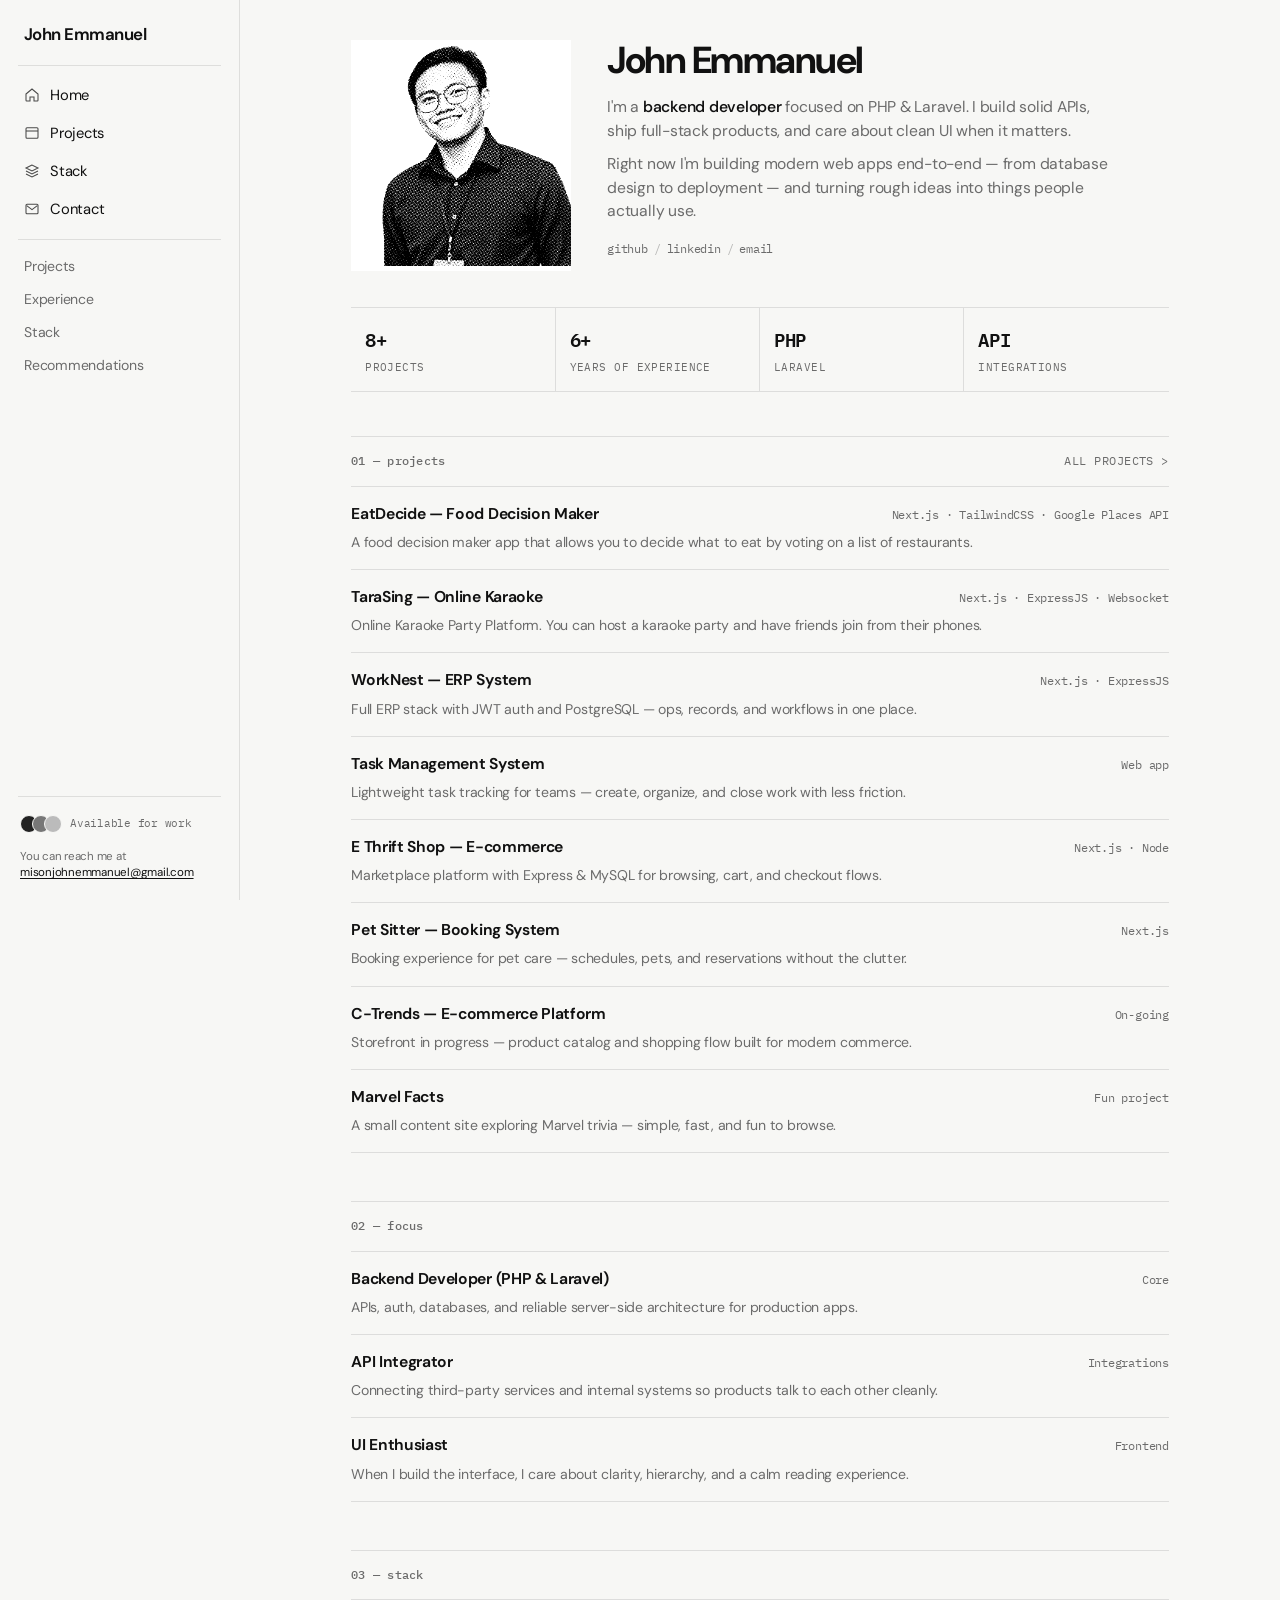
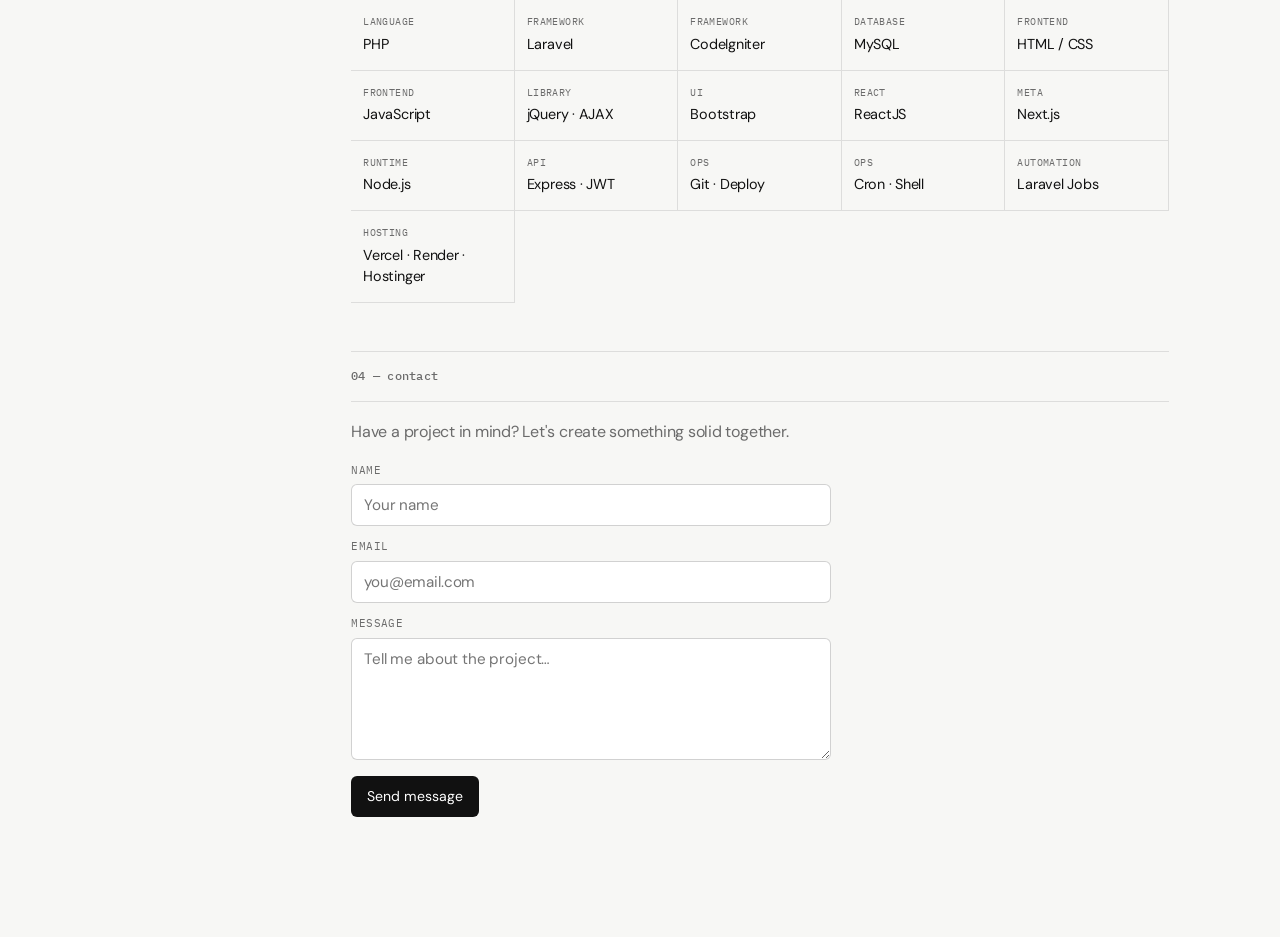
<file: index.html>
<!DOCTYPE html>
<html lang="en">
<head>
  <meta charset="UTF-8">
  <meta name="viewport" content="width=device-width, initial-scale=1.0">
  <link rel="icon" type="image/png" href="images/favicon.ico">
  <title>John Emmanuel — Senior Software Engineer</title>
  <link rel="preconnect" href="https://fonts.googleapis.com">
  <link rel="preconnect" href="https://fonts.gstatic.com" crossorigin>
  <link href="https://fonts.googleapis.com/css2?family=DM+Sans:ital,opsz,wght@0,9..40,400;0,9..40,500;0,9..40,650;0,9..40,700;1,9..40,400&family=IBM+Plex+Mono:wght@400;500;600&display=swap" rel="stylesheet">
  <link rel="stylesheet" href="style2.css">
</head>
<body>
  <div class="dot-grid" aria-hidden="true"></div>

  <div class="mobile-bar">
    <div class="brand">John Emmanuel</div>
    <button class="menu-toggle" type="button" id="menuToggle" aria-label="Open menu">Menu</button>
  </div>
  <div class="backdrop" id="backdrop" hidden></div>

  <div class="layout">
    <aside class="sidebar" id="sidebar">
      <div class="brand">John Emmanuel</div>

      <nav class="nav-group" aria-label="Primary">
        <a href="#top">
          <svg class="icon" viewBox="0 0 24 24" fill="none" stroke="currentColor" stroke-width="1.6"><path d="M3 10.5 12 3l9 7.5V20a1 1 0 0 1-1 1h-5v-6H9v6H4a1 1 0 0 1-1-1v-9.5Z"/></svg>
          Home
        </a>
        <a href="#projects">
          <svg class="icon" viewBox="0 0 24 24" fill="none" stroke="currentColor" stroke-width="1.6"><rect x="3" y="4" width="18" height="16" rx="1.5"/><path d="M3 9h18"/></svg>
          Projects
        </a>
        <a href="#stack">
          <svg class="icon" viewBox="0 0 24 24" fill="none" stroke="currentColor" stroke-width="1.6"><path d="M12 3 3 7.5 12 12l9-4.5L12 3Z"/><path d="M3 12l9 4.5L21 12"/><path d="M3 16.5 12 21l9-4.5"/></svg>
          Stack
        </a>
        <a href="#contact">
          <svg class="icon" viewBox="0 0 24 24" fill="none" stroke="currentColor" stroke-width="1.6"><rect x="3" y="5" width="18" height="14" rx="1.5"/><path d="m4 7 8 6 8-6"/></svg>
          Contact
        </a>
      </nav>

      <nav class="nav-group nav-plain" aria-label="Sections">
        <a href="#projects">Projects</a>
        <a href="#experience">Experience</a>
        <a href="#stack">Stack</a>
        <a href="#contact">Recommendations</a>
      </nav>

      <div class="sidebar-bottom">
        <!-- <button class="cmd" type="button" id="askBtn" title="Ask anything">
          <span>Ask anything</span>
          <kbd>Alt + K</kbd>
        </button>
        <button class="cmd" type="button" title="Jump to projects">
          <span>View projects</span>
          <kbd>Alt + J</kbd>
        </button> -->

        <div class="viewers" aria-hidden="true">
          <div class="avatars">
            <span></span><span></span><span></span>
          </div>
          Available for work
        </div>

        <p class="sidebar-mail">
          You can reach me at
          <a href="mailto:misonjohnemmanuel@gmail.com">misonjohnemmanuel@gmail.com</a>
        </p>
      </div>
    </aside>

    <main class="main" id="top">
      <section class="hero">
        <div class="portrait" aria-hidden="true">
          <div class="dither-face">
            <img src="images/mainpic.png" alt="John Emmanuel">
          </div>
        </div>

        <div class="hero-copy">
          <h1>John Emmanuel</h1>
          <p>
            I'm a <strong>backend developer</strong> focused on PHP &amp; Laravel.
            I build solid APIs, ship full-stack products, and care about clean UI when it matters.
          </p>
          <p>
            Right now I'm building modern web apps end-to-end — from database design to deployment —
            and turning rough ideas into things people actually use.
          </p>
          <div class="socials">
            <a href="https://github.com/" target="_blank" rel="noopener">github</a>
            <span class="sep">/</span>
            <a href="https://linkedin.com/" target="_blank" rel="noopener">linkedin</a>
            <span class="sep">/</span>
            <a href="mailto:misonjohnemmanuel@gmail.com">email</a>
          </div>
        </div>
      </section>

      <section class="stats" aria-label="Highlights">
        <div class="stat">
          <div class="value">8+</div>
          <div class="label">Projects</div>
        </div>
        <div class="stat">
          <div class="value">6+</div>
          <div class="label">Years of Experience</div>
        </div>
        <div class="stat">
          <div class="value">PHP</div>
          <div class="label">Laravel</div>
        </div>
        <div class="stat">
          <div class="value">API</div>
          <div class="label">Integrations</div>
        </div>
      </section>

      <section class="section" id="projects">
        <div class="section-head">
          <h2>01 — projects</h2>
          <a href="#projects">All projects &gt;</a>
        </div>

        <article class="list-item">
          <h3><a href="https://eatdecide.online/" target="_blank" rel="noopener">EatDecide — Food Decision Maker</a></h3>
          <div class="meta">Next.js · TailwindCSS · Google Places API</div>
          <p class="snippet">A food decision maker app that allows you to decide what to eat by voting on a list of restaurants.</p>
        </article>

        <article class="list-item">
          <h3><a href="https://tarasing.online/" target="_blank" rel="noopener">TaraSing — Online Karaoke</a></h3>
          <div class="meta">Next.js · ExpressJS · Websocket</div>
          <p class="snippet">Online Karaoke Party Platform. You can host a karaoke party and have friends join from their phones.</p>
        </article>

        <article class="list-item">
          <h3><a href="https://worknest-erp.vercel.app/" target="_blank" rel="noopener">WorkNest — ERP System</a></h3>
          <div class="meta">Next.js · ExpressJS</div>
          <p class="snippet">Full ERP stack with JWT auth and PostgreSQL — ops, records, and workflows in one place.</p>
        </article>

        <article class="list-item">
          <h3><a href="https://tskmgmt.vercel.app/" target="_blank" rel="noopener">Task Management System</a></h3>
          <div class="meta">Web app</div>
          <p class="snippet">Lightweight task tracking for teams — create, organize, and close work with less friction.</p>
        </article>

        <article class="list-item">
          <h3><a href="https://e-thrift-shop.onrender.com/" target="_blank" rel="noopener">E Thrift Shop — E-commerce</a></h3>
          <div class="meta">Next.js · Node</div>
          <p class="snippet">Marketplace platform with Express &amp; MySQL for browsing, cart, and checkout flows.</p>
        </article>

        <article class="list-item">
          <h3><a href="https://petsitter-pied.vercel.app/pets/book" target="_blank" rel="noopener">Pet Sitter — Booking System</a></h3>
          <div class="meta">Next.js</div>
          <p class="snippet">Booking experience for pet care — schedules, pets, and reservations without the clutter.</p>
        </article>

        <article class="list-item">
          <h3><a href="https://ctrends.vercel.app" target="_blank" rel="noopener">C-Trends — E-commerce Platform</a></h3>
          <div class="meta">On-going</div>
          <p class="snippet">Storefront in progress — product catalog and shopping flow built for modern commerce.</p>
        </article>

        <article class="list-item">
          <h3><a href="https://mediumspringgreen-shark-594998.hostingersite.com/" target="_blank" rel="noopener">Marvel Facts</a></h3>
          <div class="meta">Fun project</div>
          <p class="snippet">A small content site exploring Marvel trivia — simple, fast, and fun to browse.</p>
        </article>
      </section>

      <section class="section" id="experience">
        <div class="section-head">
          <h2>02 — focus</h2>
        </div>
        <article class="list-item">
          <h3>Backend Developer (PHP &amp; Laravel)</h3>
          <div class="meta">Core</div>
          <p class="snippet">APIs, auth, databases, and reliable server-side architecture for production apps.</p>
        </article>
        <article class="list-item">
          <h3>API Integrator</h3>
          <div class="meta">Integrations</div>
          <p class="snippet">Connecting third-party services and internal systems so products talk to each other cleanly.</p>
        </article>
        <article class="list-item">
          <h3>UI Enthusiast</h3>
          <div class="meta">Frontend</div>
          <p class="snippet">When I build the interface, I care about clarity, hierarchy, and a calm reading experience.</p>
        </article>
      </section>

      <section class="section" id="stack">
        <div class="section-head">
          <h2>03 — stack</h2>
        </div>
        <div class="stack-grid">
          <div class="stack-item"><span>Language</span>PHP</div>
          <div class="stack-item"><span>Framework</span>Laravel</div>
          <div class="stack-item"><span>Framework</span>CodeIgniter</div>
          <div class="stack-item"><span>Database</span>MySQL</div>
          <div class="stack-item"><span>Frontend</span>HTML / CSS</div>
          <div class="stack-item"><span>Frontend</span>JavaScript</div>
          <div class="stack-item"><span>Library</span>jQuery · AJAX</div>
          <div class="stack-item"><span>UI</span>Bootstrap</div>
          <div class="stack-item"><span>React</span>ReactJS</div>
          <div class="stack-item"><span>Meta</span>Next.js</div>
          <div class="stack-item"><span>Runtime</span>Node.js</div>
          <div class="stack-item"><span>API</span>Express · JWT</div>
          <div class="stack-item"><span>Ops</span>Git · Deploy</div>
          <div class="stack-item"><span>Ops</span>Cron · Shell</div>
          <div class="stack-item"><span>Automation</span>Laravel Jobs</div>
          <div class="stack-item"><span>Hosting</span>Vercel · Render · Hostinger</div>
        </div>
      </section>

      <section class="section" id="contact">
        <div class="section-head">
          <h2>04 — contact</h2>
        </div>
        <div class="contact-block">
          <p>Have a project in mind? Let's create something solid together.</p>
          <form class="contact-form" action="#" method="post" onsubmit="event.preventDefault(); alert('Sorry, this form is not yet available.');">
            <label>
              Name
              <input type="text" name="name" placeholder="Your name" required>
            </label>
            <label>
              Email
              <input type="email" name="email" placeholder="you@email.com" required>
            </label>
            <label>
              Message
              <textarea name="message" rows="5" placeholder="Tell me about the project…" required></textarea>
            </label>
            <button type="submit">Send message</button>
          </form>
        </div>
      </section>
    </main>
  </div>

  <script>
    const sidebar = document.getElementById("sidebar");
    const toggle = document.getElementById("menuToggle");
    const backdrop = document.getElementById("backdrop");

    function openMenu() {
      sidebar.classList.add("open");
      backdrop.hidden = false;
      backdrop.classList.add("show");
      toggle.textContent = "Close";
    }

    function closeMenu() {
      sidebar.classList.remove("open");
      backdrop.classList.remove("show");
      backdrop.hidden = true;
      toggle.textContent = "Menu";
    }

    toggle.addEventListener("click", () => {
      sidebar.classList.contains("open") ? closeMenu() : openMenu();
    });

    backdrop.addEventListener("click", closeMenu);

    sidebar.querySelectorAll("a").forEach((link) => {
      link.addEventListener("click", () => {
        if (window.matchMedia("(max-width: 900px)").matches) closeMenu();
      });
    });

    document.addEventListener("keydown", (e) => {
      if (e.altKey && e.key.toLowerCase() === "k") {
        e.preventDefault();
        document.getElementById("askBtn")?.focus();
      }
      if (e.altKey && e.key.toLowerCase() === "j") {
        e.preventDefault();
        document.getElementById("projects")?.scrollIntoView({ behavior: "smooth" });
      }
      if (e.key === "Escape") closeMenu();
    });
  </script>
</body>
</html>
</file>
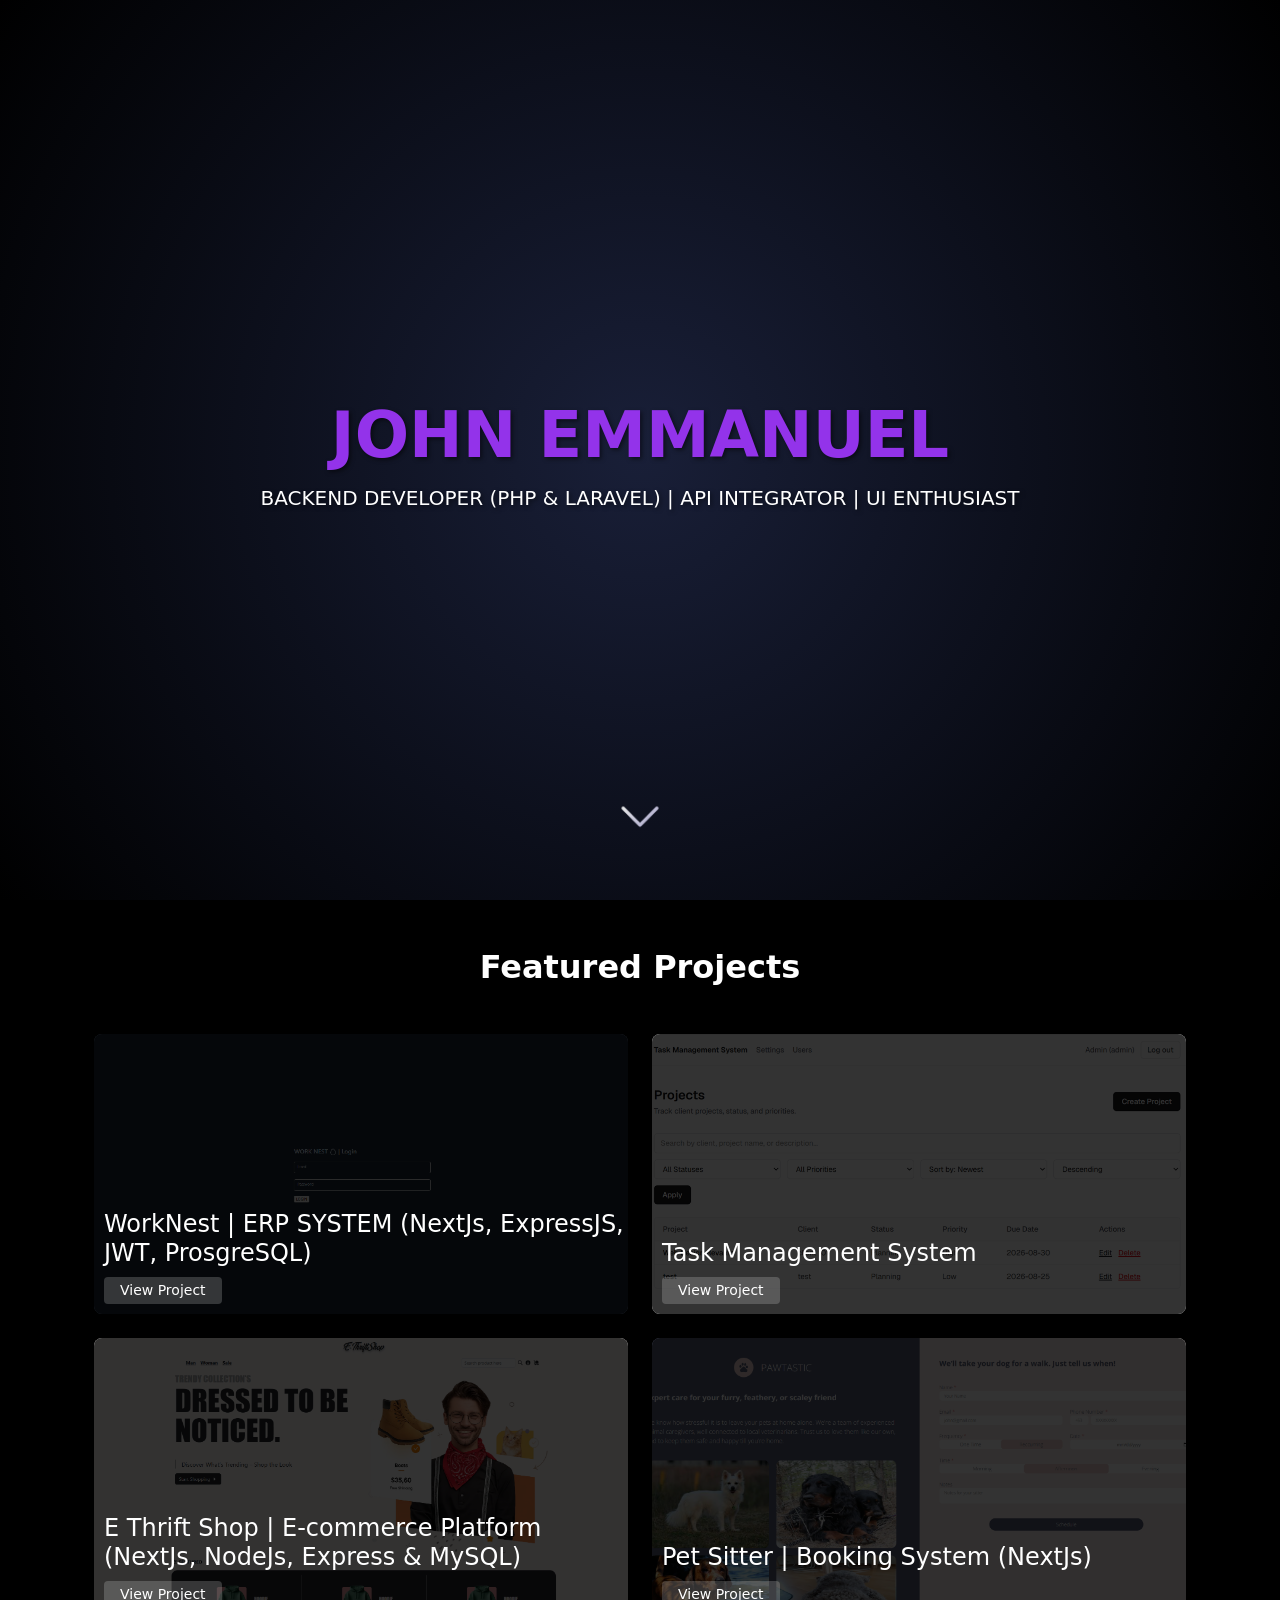
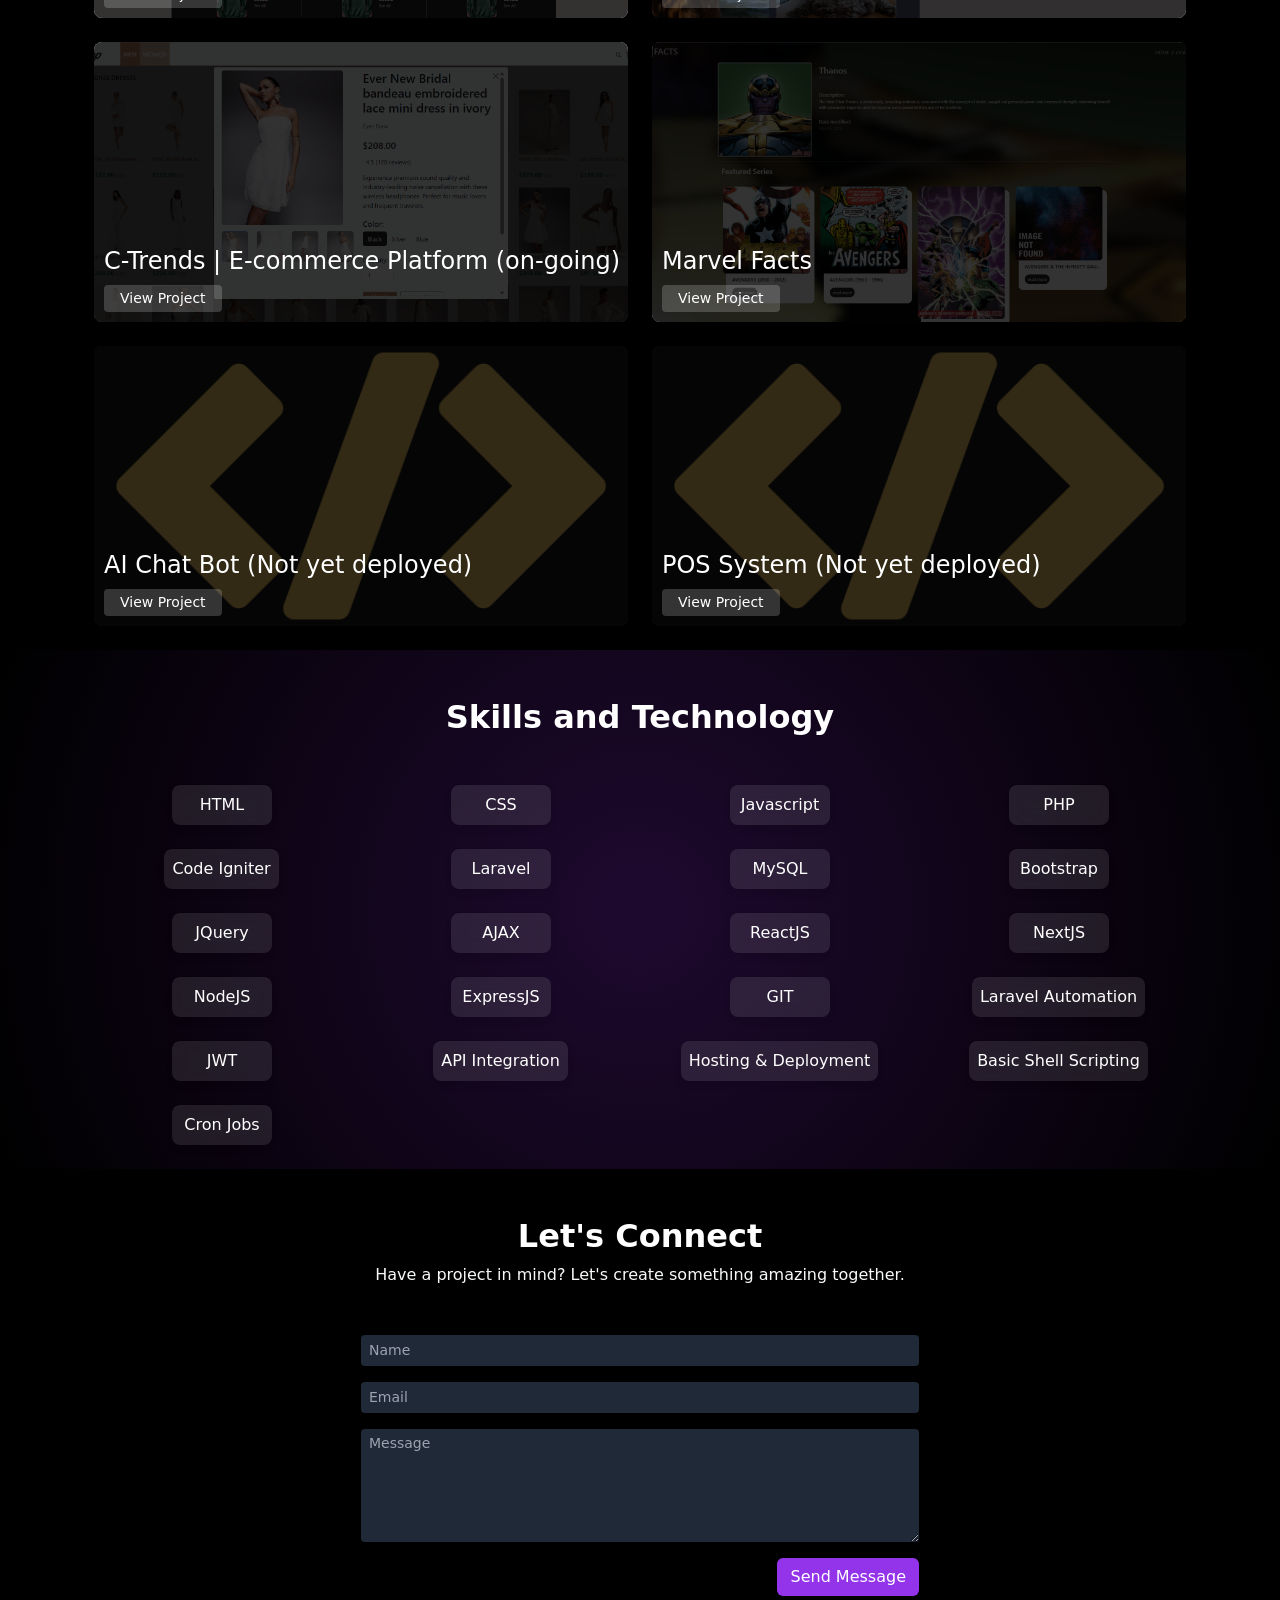
<file: index2.html>
<!DOCTYPE html>
<html lang="en">
<head>
    <meta charset="UTF-8">
    <meta name="viewport" content="width=device-width, initial-scale=1.0">
    <link href="https://cdn.jsdelivr.net/npm/bootstrap@5.3.3/dist/css/bootstrap.min.css" rel="stylesheet" integrity="sha384-QWTKZyjpPEjISv5WaRU9OFeRpok6YctnYmDr5pNlyT2bRjXh0JMhjY6hW+ALEwIH" crossorigin="anonymous">
    <link rel="stylesheet" href="style.css">
    <title>Web Portfolio</title>
</head>
<body>
    <div class="background"></div>
    <div>
        <section>
            <div class="w-100 vh-100">
                <div class="container d-flex justify-content-center align-items-center vh-100">
                    <div>
                        <p class="name">John Emmanuel</p>
                        <p class="title">Backend Developer (PHP & Laravel) | API Integrator | UI Enthusiast</p>
                    </div>
                    <div class="scrolldownbtn" id='scrolldown'>
                        <!-- <span>Scroll</span> -->
                        <img src="images/scrolldown.png" alt="">
                    </div>
                </div>
            </div>
        </section>
        <section>
            <div class="w-100 bg-black"  id='scrollup'>
                <div class="container">
                    <div class="w-100">
                        <h1 class="featured-projects-text my-5">Featured Projects</h1>
                        <div class="row m-0 w-100">
                            <div class="col-lg-6 mb-4">
                                <div class="project-card">
                                    <img src="images/project-7.png" alt="">
                                    <div class="project-info">
                                        <div class="project-info-content">
                                            <h4>WorkNest | ERP SYSTEM (NextJs, ExpressJS, JWT, ProsgreSQL)</h4>
                                            <a target="_blank" href="https://worknest-erp.vercel.app/" class="btn btn-sm">View Project</a>
                                        </div>
                                    </div>
                                </div>
                            </div>

                            <div class="col-lg-6 mb-4">
                                <div class="project-card">
                                    <img src="images/project-8.png" alt="">
                                    <div class="project-info">
                                        <div class="project-info-content">
                                            <h4>Task Management System</h4>
                                            <a target="_blank" href="https://tskmgmt.vercel.app/" class="btn btn-sm">View Project</a>
                                        </div>
                                    </div>
                                </div>
                            </div>

                            <div class="col-lg-6 mb-4">
                                <div class="project-card">
                                    <img src="images/project-5.png" alt="">
                                    <div class="project-info">
                                        <div class="project-info-content">
                                            <h4>E Thrift Shop | E-commerce Platform (NextJs, NodeJs, Express & MySQL)</h4>
                                            <a target="_blank" href="https://e-thrift-shop.onrender.com/" class="btn btn-sm">View Project</a>
                                        </div>
                                    </div>
                                </div>
                            </div>

                            <div class="col-lg-6 mb-4">
                                <div class="project-card">
                                    <img src="images/project-6.png" alt="">
                                    <div class="project-info">
                                        <div class="project-info-content">
                                            <h4>Pet Sitter | Booking System (NextJs)</h4>
                                            <a target="_blank" href="https://petsitter-pied.vercel.app/pets/book" class="btn btn-sm">View Project</a>
                                        </div>
                                    </div>
                                </div>
                            </div>

                            <div class="col-lg-6 mb-4">
                                <div class="project-card">
                                    <img src="images/project-1.png" alt="">
                                    <div class="project-info">
                                        <div class="project-info-content">
                                            <h4>C-Trends | E-commerce Platform (on-going)</h4>
                                            <a target="_blank" href="https://ctrends.vercel.app" class="btn btn-sm">View Project</a>
                                        </div>
                                    </div>
                                </div>
                            </div>

                            <div class="col-lg-6 mb-4">
                                <div class="project-card">
                                    <img src="images/project-4.png" alt="">
                                    <div class="project-info">
                                        <div class="project-info-content">
                                            <h4>Marvel Facts</h4>
                                            <a href="https://mediumspringgreen-shark-594998.hostingersite.com/" target="_blank" class="btn btn-sm" disabled>View Project</a>
                                        </div>
                                    </div>
                                </div>
                            </div>

                            <div class="col-lg-6 mb-4">
                                <div class="project-card">
                                    <img src="images/project-3.png" alt="">
                                    <div class="project-info">
                                        <div class="project-info-content">
                                            <h4>AI Chat Bot (Not yet deployed)</h4>
                                            <a href="#" target="_blank" class="btn btn-sm" disabled>View Project</a>
                                        </div>
                                    </div>
                                </div>
                            </div>

                            <div class="col-lg-6 mb-4">
                                <div class="project-card">
                                    <img src="images/project-3.png" alt="">
                                    <div class="project-info">
                                        <div class="project-info-content">
                                            <h4>POS System (Not yet deployed)</h4>
                                            <a href="#" target="_blank" class="btn btn-sm" disabled>View Project</a>
                                        </div>
                                    </div>
                                </div>
                            </div>
                        </div>
                    </div>
                </div>
            </div>
        </section>

        <section>
            <div class="w-100 background2"  id='scrollup'>
                <div class="container">
                    <div class="w-100">
                        <h1 class="featured-projects-text my-5">Skills and Technology</h1>

                        <div class="row m-0 w-100">
                            <div class="col-lg-3 col-md-6 col-xs-6 col-6 text-center mb-4 d-flex justify-content-center">
                                <div class="p-2 skill-card">
                                    <p class="m-0 p-0">HTML</p>
                                </div>
                            </div>

                            <div class="col-lg-3 col-md-6 col-xs-6 col-6 text-center mb-4 d-flex justify-content-center">
                                <div class="p-2 skill-card">
                                    <p class="m-0 p-0">CSS</p>
                                </div>
                            </div>

                            <div class="col-lg-3 col-md-6 col-xs-6 col-6 text-center mb-4 d-flex justify-content-center">
                                <div class="p-2 skill-card">
                                    <p class="m-0 p-0">Javascript</p>
                                </div>
                            </div>

                            <div class="col-lg-3 col-md-6 col-xs-6 col-6 text-center mb-4 d-flex justify-content-center">
                                <div class="p-2 skill-card">
                                    <p class="m-0 p-0">PHP</p>
                                </div>
                            </div>

                            <div class="col-lg-3 col-md-6 col-xs-6 col-6 text-center mb-4 d-flex justify-content-center">
                                <div class="p-2 skill-card">
                                    <p class="m-0 p-0">Code Igniter</p>
                                </div>
                            </div>

                            <div class="col-lg-3 col-md-6 col-xs-6 col-6 text-center mb-4 d-flex justify-content-center">
                                <div class="p-2 skill-card">
                                    <p class="m-0 p-0">Laravel</p>
                                </div>
                            </div>

                            <div class="col-lg-3 col-md-6 col-xs-6 col-6 text-center mb-4 d-flex justify-content-center">
                                <div class="p-2 skill-card">
                                    <p class="m-0 p-0">MySQL</p>
                                </div>
                            </div>

                            <div class="col-lg-3 col-md-6 col-xs-6 col-6 text-center mb-4 d-flex justify-content-center">
                                <div class="p-2 skill-card">
                                    <p class="m-0 p-0">Bootstrap</p>
                                </div>
                            </div>
                            
                            <div class="col-lg-3 col-md-6 col-xs-6 col-6 text-center mb-4 d-flex justify-content-center">
                                <div class="p-2 skill-card">
                                    <p class="m-0 p-0">JQuery</p>
                                </div>
                            </div>

                            <div class="col-lg-3 col-md-6 col-xs-6 col-6 text-center mb-4 d-flex justify-content-center">
                                <div class="p-2 skill-card">
                                    <p class="m-0 p-0">AJAX</p>
                                </div>
                            </div>

                            <div class="col-lg-3 col-md-6 col-xs-6 col-6 text-center mb-4 d-flex justify-content-center">
                                <div class="p-2 skill-card">
                                    <p class="m-0 p-0">ReactJS</p>
                                </div>
                            </div>

                            <div class="col-lg-3 col-md-6 col-xs-6 col-6 text-center mb-4 d-flex justify-content-center">
                                <div class="p-2 skill-card">
                                    <p class="m-0 p-0">NextJS</p>
                                </div>
                            </div>

                            <div class="col-lg-3 col-md-6 col-xs-6 col-6 text-center mb-4 d-flex justify-content-center">
                                <div class="p-2 skill-card">
                                    <p class="m-0 p-0">NodeJS</p>
                                </div>
                            </div>

                            <div class="col-lg-3 col-md-6 col-xs-6 col-6 text-center mb-4 d-flex justify-content-center">
                                <div class="p-2 skill-card">
                                    <p class="m-0 p-0">ExpressJS</p>
                                </div>
                            </div>

                            <div class="col-lg-3 col-md-6 col-xs-6 col-6 text-center mb-4 d-flex justify-content-center">
                                <div class="p-2 skill-card">
                                    <p class="m-0 p-0">GIT</p>
                                </div>
                            </div>

                            <div class="col-lg-3 col-md-6 col-xs-6 col-6 text-center mb-4 d-flex justify-content-center">
                                <div class="p-2 skill-card">
                                    <p class="m-0 p-0">Laravel Automation</p>
                                </div>
                            </div>

                            <div class="col-lg-3 col-md-6 col-xs-6 col-6 text-center mb-4 d-flex justify-content-center">
                                <div class="p-2 skill-card">
                                    <p class="m-0 p-0">JWT</p>
                                </div>
                            </div>

                            <div class="col-lg-3 col-md-6 col-xs-6 col-6 text-center mb-4 d-flex justify-content-center">
                                <div class="p-2 skill-card">
                                    <p class="m-0 p-0">API Integration</p>
                                </div>
                            </div>

                            <div class="col-lg-3 col-md-6 col-xs-6 col-6 text-center mb-4 d-flex justify-content-center">
                                <div class="p-2 skill-card">
                                    <p class="m-0 p-0">Hosting & Deployment</p>
                                </div>
                            </div>

                            <div class="col-lg-3 col-md-6 col-xs-6 col-6 text-center mb-4 d-flex justify-content-center">
                                <div class="p-2 skill-card">
                                    <p class="m-0 p-0">Basic Shell Scripting</p>
                                </div>
                            </div>

                            <div class="col-lg-3 col-md-6 col-xs-6 col-6 text-center mb-4 d-flex justify-content-center">
                                <div class="p-2 skill-card">
                                    <p class="m-0 p-0">Cron Jobs</p>
                                </div>
                            </div>
                        </div>
                    </div>
                </div>
            </div>
        </section>

        <section>
            <div class="w-100 bg-black"  id='scrollup'>
                <div class="container">
                    <div class="w-100">
                        <h1 class="featured-projects-text mt-5 ">Let's Connect</h1>
                        <p class="text-light m-2 text-center p-0 m-0">Have a project in mind? Let's create something amazing together.</p>
                        <form action="">
                            <div class="d-flex justify-content-center align-items-center w-100 my-5 w-100">
                                <div class="form-row w-100">
                                    <div class="col-lg-6 mb-3 mx-auto">
                                        <input type="text" class="form-control formInputField form-control-sm" placeholder="Name" required>
                                    </div>
                                    <div class="col-lg-6 mb-3 mx-auto">
                                        <input type="email" class="form-control formInputField form-control-sm" placeholder="Email" required>
                                    </div>
                                    <div class="col-lg-6 mb-3 mx-auto">
                                        <textarea class="form-control formInputField form-control-sm" rows="5" placeholder="Message" required></textarea>
                                    </div>
                                    <div class="col-lg-6 mb-3 mx-auto d-flex justify-content-end">
                                        <button class="btn btnSendMessage">Send Message</button>
                                    </div>
                                </div>
                            </div>
                        </form>
                    </div>
                </div>
            </div>
        </section>

    </body>
</html>


<script  type="module">
    import Lenis from "https://cdn.skypack.dev/@studio-freight/lenis@0.2.28";

const lenis = new Lenis({
  duration: 1.2,
  easing: (t) => Math.min(1, 1.001 - Math.pow(2, -10 * t)), // https://www.desmos.com/calculator/brs54l4xou
  direction: 'vertical', // vertical, horizontal
  gestureDirection: 'vertical', // vertical, horizontal, both
  smooth: true,
  mouseMultiplier: 1,
  smoothTouch: false,
  touchMultiplier: 2,
  infinite: false,
})


function raf(time) {
  lenis.raf(time)
  requestAnimationFrame(raf)
}

requestAnimationFrame(raf)


const scrollDownButton = document.getElementById("scrolldown");
const scrollUpButton = document.getElementById("scrollup");

scrollDownButton.addEventListener('click', () => { 
  lenis.scrollTo("#scrollup")
})


scrollUpButton.addEventListener('click', () => { 
//   lenis.scrollTo("#scrolldown", {
//     offset: -50,
//     duration: 1,
//     easing: (t) => {
//       const c1 = 1.70158;
//       const c2 = c1 * 1.525;

//       return t < 0.5
//         ? (Math.pow(2 * t, 2) * ((c2 + 1) * 2 * t - c2)) / 2
//         : (Math.pow(2 * t - 2, 2) * ((c2 + 1) * (t * 2 - 2) + c2) + 2) / 2;
//       }, 
//     })
})


</script>
</file>
<file: style2.css>
/* ===== Tokens ===== */
:root {
  --bg: #f7f7f5;
  --ink: #111111;
  --muted: #6b6b6b;
  --line: rgba(0, 0, 0, 0.1);
  --line-strong: rgba(0, 0, 0, 0.18);
  --sidebar-w: 240px;
  --pad: 28px;
  --font-sans: "DM Sans", "Helvetica Neue", sans-serif;
  --font-mono: "IBM Plex Mono", ui-monospace, monospace;
}

*,
*::before,
*::after {
  box-sizing: border-box;
  margin: 0;
  padding: 0;
}

html {
  scroll-behavior: smooth;
}

body {
  font-family: var(--font-sans);
  color: var(--ink);
  background: var(--bg);
  line-height: 1.5;
  letter-spacing: -0.015em;
  -webkit-font-smoothing: antialiased;
  min-height: 100vh;
}

a {
  color: inherit;
  text-decoration: none;
}

ul {
  list-style: none;
}

button {
  font: inherit;
  background: none;
  border: none;
  cursor: pointer;
  color: inherit;
}

img {
  display: block;
  max-width: 100%;
}

/* Dot grid atmosphere */
.dot-grid {
  position: fixed;
  inset: 0;
  pointer-events: none;
  z-index: 0;
  background-image: radial-gradient(rgba(0, 0, 0, 0.09) 0.7px, transparent 0.7px);
  background-size: 14px 14px;
  opacity: 0.45;
  mask-image: linear-gradient(90deg, transparent 0%, transparent 18%, #000 42%, #000 100%);
  -webkit-mask-image: linear-gradient(90deg, transparent 0%, transparent 18%, #000 42%, #000 100%);
}

.layout {
  position: relative;
  display: grid;
  grid-template-columns: var(--sidebar-w) minmax(0, 1fr);
  min-height: 100vh;
}

/* ===== Sidebar ===== */
.sidebar {
  position: sticky;
  top: 0;
  height: 100vh;
  border-right: 1px solid var(--line);
  background: rgba(247, 247, 245, 0.92);
  backdrop-filter: blur(8px);
  display: flex;
  flex-direction: column;
  padding: 22px 18px 18px;
  overflow-y: auto;
}

.brand {
  font-size: 1.05rem;
  font-weight: 650;
  letter-spacing: -0.03em;
  margin-bottom: 18px;
  padding: 0 6px;
}

.nav-group {
  padding: 10px 0;
  border-top: 1px solid var(--line);
}

.nav-group a,
.nav-group button {
  display: flex;
  align-items: center;
  gap: 10px;
  width: 100%;
  padding: 8px 6px;
  font-size: 0.92rem;
  border-radius: 6px;
  transition: background 0.15s ease, color 0.15s ease;
}

.nav-group a:hover,
.nav-group button:hover {
  background: rgba(0, 0, 0, 0.04);
}

.nav-group .icon {
  width: 16px;
  height: 16px;
  opacity: 0.75;
  flex-shrink: 0;
}

.nav-plain a {
  font-size: 0.88rem;
  color: var(--muted);
  padding: 6px 6px;
}

.nav-plain a:hover {
  color: var(--ink);
}

.sidebar-bottom {
  margin-top: auto;
  padding-top: 16px;
  border-top: 1px solid var(--line);
  display: flex;
  flex-direction: column;
  gap: 10px;
}

.cmd {
  display: flex;
  align-items: center;
  justify-content: space-between;
  gap: 8px;
  width: 100%;
  border: 1px solid var(--line-strong);
  border-radius: 8px;
  padding: 9px 10px;
  font-size: 0.78rem;
  color: var(--muted);
  background: #fff;
  transition: border-color 0.15s ease, box-shadow 0.15s ease;
}

.cmd:hover {
  border-color: rgba(0, 0, 0, 0.35);
}

.cmd kbd {
  font-family: var(--font-mono);
  font-size: 0.68rem;
  border: 1px solid var(--line);
  border-radius: 4px;
  padding: 2px 5px;
  color: var(--muted);
  background: var(--bg);
}

.viewers {
  display: flex;
  align-items: center;
  gap: 8px;
  font-family: var(--font-mono);
  font-size: 0.68rem;
  color: var(--muted);
  padding: 2px 2px;
}

.avatars {
  display: flex;
}

.avatars span {
  width: 18px;
  height: 18px;
  border-radius: 50%;
  border: 1.5px solid var(--bg);
  margin-left: -6px;
  background: #cfcfcf;
}

.avatars span:first-child {
  margin-left: 0;
  background: #222;
}

.avatars span:nth-child(2) {
  background: #777;
}

.avatars span:nth-child(3) {
  background: #bbb;
}

.sidebar-mail {
  font-size: 0.72rem;
  color: var(--muted);
  line-height: 1.45;
  padding: 4px 2px 0;
}

.sidebar-mail a {
  color: var(--ink);
  text-decoration: underline;
  text-underline-offset: 2px;
}

.mobile-bar {
  display: none;
}

/* ===== Main ===== */
.main {
  width: 100%;
  max-width: 920px;
  margin-inline: auto;
  padding: 40px clamp(20px, 4vw, 56px) 72px;
}

/* Hero */
.hero {
  display: grid;
  grid-template-columns: minmax(160px, 220px) minmax(0, 1fr);
  gap: clamp(20px, 3vw, 36px);
  align-items: start;
  margin-bottom: 36px;
  animation: rise 0.7s ease both;
}

.portrait {
  position: relative;
  aspect-ratio: 1 / 1.05;
  overflow: hidden;
  background: #1a1a1a;
}

.portrait img,
.portrait .dither-face {
  width: 100%;
  height: 100%;
  object-fit: cover;
  filter: grayscale(1) contrast(1.15);
}

/* CSS dither / halftone stand-in when no photo */
.dither-face {
  position: relative;
  width: 100%;
  height: 100%;
  overflow: hidden;
  background: #111;
}

.dither-face img {
  width: 100%;
  height: 100%;
  object-fit: cover;
  object-position: center top;
  filter: grayscale(1) contrast(1.2);
}

.dither-face::after {
  content: "";
  position: absolute;
  inset: 0;
  background-image: radial-gradient(#000 0.85px, transparent 1px);
  background-size: 3.5px 3.5px;
  mix-blend-mode: soft-light;
  opacity: 0.7;
  pointer-events: none;
}

.hero-copy h1 {
  font-size: clamp(1.8rem, 3.2vw, 2.35rem);
  font-weight: 700;
  letter-spacing: -0.04em;
  line-height: 1.1;
  margin-bottom: 14px;
}

.hero-copy p {
  color: var(--muted);
  font-size: 0.98rem;
  max-width: 46ch;
  margin-bottom: 10px;
}

.hero-copy p strong {
  color: var(--ink);
  font-weight: 550;
}

.socials {
  display: flex;
  flex-wrap: wrap;
  gap: 6px;
  margin-top: 16px;
  font-family: var(--font-mono);
  font-size: 0.78rem;
  color: var(--muted);
}

.socials a {
  transition: color 0.15s ease;
}

.socials a:hover {
  color: var(--ink);
}

.socials .sep {
  opacity: 0.45;
  user-select: none;
}

/* Stats */
.stats {
  display: grid;
  grid-template-columns: repeat(4, 1fr);
  border-top: 1px solid var(--line);
  border-bottom: 1px solid var(--line);
  margin-bottom: 44px;
  animation: rise 0.7s ease 0.08s both;
}

.stat {
  padding: 18px 14px 16px;
  border-right: 1px solid var(--line);
}

.stat:last-child {
  border-right: none;
}

.stat .value {
  font-family: var(--font-mono);
  font-size: clamp(1rem, 2vw, 1.2rem);
  font-weight: 600;
  letter-spacing: -0.02em;
}

.stat .label {
  font-family: var(--font-mono);
  font-size: 0.68rem;
  color: var(--muted);
  text-transform: uppercase;
  letter-spacing: 0.04em;
  margin-top: 4px;
}

/* Section header */
.section {
  margin-bottom: 48px;
  animation: rise 0.7s ease 0.14s both;
}

.section-head {
  display: flex;
  align-items: baseline;
  justify-content: space-between;
  gap: 12px;
  border-top: 1px solid var(--line);
  padding: 14px 0 12px;
  margin-bottom: 4px;
}

.section-head h2 {
  font-family: var(--font-mono);
  font-size: 0.78rem;
  font-weight: 500;
  color: var(--muted);
  letter-spacing: 0.02em;
}

.section-head a {
  font-family: var(--font-mono);
  font-size: 0.72rem;
  color: var(--muted);
  letter-spacing: 0.04em;
  text-transform: uppercase;
}

.section-head a:hover {
  color: var(--ink);
}

/* Project / post list */
.list-item {
  display: grid;
  grid-template-columns: minmax(0, 1fr) auto;
  gap: 8px 20px;
  padding: 16px 0;
  border-top: 1px solid var(--line);
  transition: background 0.15s ease;
}

.list-item:last-child {
  border-bottom: 1px solid var(--line);
}

.list-item:hover {
  background: rgba(0, 0, 0, 0.015);
}

.list-item h3 {
  font-size: 0.98rem;
  font-weight: 650;
  letter-spacing: -0.02em;
  line-height: 1.35;
}

.list-item h3 a:hover {
  text-decoration: underline;
  text-underline-offset: 3px;
}

.list-item .meta {
  font-family: var(--font-mono);
  font-size: 0.72rem;
  color: var(--muted);
  white-space: nowrap;
  padding-top: 3px;
}

.list-item .snippet {
  grid-column: 1 / -1;
  font-size: 0.88rem;
  color: var(--muted);
  max-width: 68ch;
}

/* Stack chips as simple text rows, not cards */
.stack-grid {
  display: grid;
  grid-template-columns: repeat(auto-fill, minmax(140px, 1fr));
  gap: 0;
  border-top: 1px solid var(--line);
}

.stack-item {
  padding: 14px 12px;
  border-bottom: 1px solid var(--line);
  border-right: 1px solid var(--line);
  font-size: 0.9rem;
}

.stack-item span {
  display: block;
  font-family: var(--font-mono);
  font-size: 0.65rem;
  color: var(--muted);
  text-transform: uppercase;
  letter-spacing: 0.04em;
  margin-bottom: 4px;
}

/* Contact */
.contact-block {
  border-top: 1px solid var(--line);
  padding-top: 18px;
}

.contact-block p {
  color: var(--muted);
  margin-bottom: 18px;
  max-width: 48ch;
}

.contact-form {
  display: grid;
  gap: 12px;
  max-width: 480px;
}

.contact-form label {
  display: grid;
  gap: 6px;
  font-family: var(--font-mono);
  font-size: 0.7rem;
  color: var(--muted);
  text-transform: uppercase;
  letter-spacing: 0.04em;
}

.contact-form input,
.contact-form textarea {
  font-family: var(--font-sans);
  font-size: 0.95rem;
  color: var(--ink);
  background: #fff;
  border: 1px solid var(--line-strong);
  border-radius: 6px;
  padding: 10px 12px;
  outline: none;
  resize: vertical;
  letter-spacing: -0.01em;
}

.contact-form input:focus,
.contact-form textarea:focus {
  border-color: var(--ink);
}

.contact-form button[type="submit"] {
  justify-self: start;
  margin-top: 4px;
  padding: 10px 16px;
  background: var(--ink);
  color: #fff;
  border-radius: 6px;
  font-size: 0.88rem;
  transition: opacity 0.15s ease, transform 0.15s ease;
}

.contact-form button[type="submit"]:hover {
  opacity: 0.88;
}

.contact-form button[type="submit"]:active {
  transform: translateY(1px);
}

/* Mobile menu */
.menu-toggle {
  display: none;
}

@keyframes rise {
  from {
    opacity: 0;
    transform: translateY(10px);
  }
  to {
    opacity: 1;
    transform: translateY(0);
  }
}

/* ===== Responsive ===== */
@media (max-width: 900px) {
  .layout {
    grid-template-columns: 1fr;
  }

  .sidebar {
    position: fixed;
    inset: 0 auto 0 0;
    width: min(280px, 86vw);
    z-index: 50;
    transform: translateX(-105%);
    transition: transform 0.25s ease;
    box-shadow: none;
  }

  .sidebar.open {
    transform: translateX(0);
    box-shadow: 12px 0 40px rgba(0, 0, 0, 0.12);
  }

  .mobile-bar {
    display: flex;
    align-items: center;
    justify-content: space-between;
    position: sticky;
    top: 0;
    z-index: 45;
    padding: 14px 18px;
    background: rgba(247, 247, 245, 0.92);
    backdrop-filter: blur(8px);
    border-bottom: 1px solid var(--line);
  }

  .mobile-bar .brand {
    margin: 0;
    padding: 0;
  }

  .menu-toggle {
    display: inline-flex;
    align-items: center;
    gap: 8px;
    font-family: var(--font-mono);
    font-size: 0.72rem;
    color: var(--muted);
    border: 1px solid var(--line);
    border-radius: 6px;
    padding: 7px 10px;
    background: #fff;
  }

  .backdrop {
    display: none;
    position: fixed;
    inset: 0;
    background: rgba(0, 0, 0, 0.28);
    z-index: 40;
  }

  .backdrop.show {
    display: block;
  }

  .main {
    padding: 28px 18px 56px;
  }

  .hero {
    grid-template-columns: 1fr;
    max-width: 320px;
  }

  .portrait {
    max-width: 220px;
  }

  .stats {
    grid-template-columns: 1fr 1fr;
  }

  .stat:nth-child(2) {
    border-right: none;
  }

  .stat:nth-child(1),
  .stat:nth-child(2) {
    border-bottom: 1px solid var(--line);
  }

  .dot-grid {
    mask-image: none;
    -webkit-mask-image: none;
    opacity: 0.28;
  }
}

@media (max-width: 480px) {
  .list-item {
    grid-template-columns: 1fr;
  }

  .list-item .meta {
    order: -1;
  }
}
</file>
<file: style.css>
html {
scroll-behavior: initial !important;
}
html,
body {
  min-height: 100%;
  height: auto;
  color:#fff;
  font-family: ui-sans-serif,system-ui,sans-serif,Apple Color Emoji,Segoe UI Emoji,Segoe UI Symbol,Noto Color Emoji;

}


.background{
    background: radial-gradient(
    circle at center,
    #191f38,
    #000000 
  );
  background-size: 100% 100%;
  animation: glowMove 2s ease-in-out infinite alternate;
  position:absolute;
  top:0;    
    left:0;
    width:100%;
    height:100%;
    z-index: -99;
}

.background2{
   background: radial-gradient(
    circle at center,
    #1e092f,
    #000000 
  );
  background-size: 100% 100%;
  animation: glowMove 2s ease-in-out infinite alternate;
}

@keyframes glowMove {
  0% {
    /* background-position: 10% 10%; */
     background-size: 100% 100%;
  }
  100% {
    /* background-position: 60% 40%; */
     background-size: 120% 120%;
  }
}

h1,h2,h3,h4,h5,h6, p {
  margin: 0;
}

section {
  /* height: 100vh; */
  width: 100%;
  display: flex;
  align-items: center;
  justify-content: center;
  gap: 32px;
}

.column {
  flex-direction: column;
}

.scrollblock {
  padding: 24px;
  background-color: #ffef9e;
  cursor: pointer;
  position: absolute;
    bottom: 32px;
}

.melon {
  background-color: #ffa69e;
}

.bermuda {
  background-color: #8ae2ce;
}

.c-scrollbar {
  background-color: red;
}



.name {
    position:relative;
    font-size: 4rem;
    color: #9333ea;   
    z-index: 1;
    text-shadow: 2px 2px 4px rgba(0, 0, 0, 0.5);
    animation: glow 2s infinite alternate;
    font-family:  ui-sans-serif,system-ui,sans-serif,Apple Color Emoji,Segoe UI Emoji,Segoe UI Symbol,Noto Color Emoji ;
    text-transform: uppercase;
    text-align: center;
    width: 100%;
    font-weight: bold;

}

.title{
    width: 100%;
    position:relative;
    font-size: 20px;
    color: white;   
    z-index: 1;
    text-shadow: 2px 2px 4px rgba(0, 0, 0, 0.5);
    font-family: ui-sans-serif,system-ui,sans-serif,Apple Color Emoji,Segoe UI Emoji,Segoe UI Symbol,Noto Color Emoji ;
    text-transform: uppercase;
    text-align: center;
}

@keyframes glow {
    from {
        text-shadow: 0 0 0px rgba(0, 0, 0, 0.5), 0 0 2px rgba(0, 0, 0, 0.5), 0 0 5px rgba(0, 0, 0, 0.5);
    }
    to {
        text-shadow: 0 0 0px rgb(26, 32, 62), 0 0 2px rgb(29, 24, 49), 0 0 5px rgb(45, 38, 63);
    }
}

.scrolldownbtn{
    position: absolute;
    bottom: 32px;
    padding: 24px;
    cursor: pointer;
    left: 50%;
    transform: translateX(-50%);
    z-index: 99;
}

.scrolldownbtn img{
  position: relative;
  left: 50%;
  transform: translateX(-50%);
    width: 60px;
    /* filter: invert(1); */
    animation: bounce 2s infinite;
}

@keyframes bounce {
    0%, 100% {
        transform: translateX(-50%) translateY(0);
    }
    50% {
        transform: translateX(-50%) translateY(-10px);
    }
}


.featured-projects-text{
    font-family: ui-sans-serif,system-ui,sans-serif,Apple Color Emoji,Segoe UI Emoji,Segoe UI Symbol,Noto Color Emoji;
    font-size: 32px;
    color: white;
    text-align: center;
    font-weight: bold;

}

.project-container{
    display: flex;
    flex-direction: column;
    align-items: center;
    justify-content: center;
    gap: 16px;
    margin-top: 32px;
}

.project-card{
    background-color: rgba(255, 255, 255, 0.1);
    backdrop-filter: blur(10px);
    border-radius: 8px;
    height: 280px;
    overflow:hidden;
    box-shadow: 0 4px 6px rgba(0, 0, 0, 0.1);
    transition: transform 0.3s ease, box-shadow 0.3s ease;
}

.project-card:hover{
    transform: translateY(-5px);
    box-shadow: 0 8px 12px rgba(0, 0, 0, 0.2);
}

.project-card:hover .project-info{
    background-color: rgba(0, 0, 0, 0.5);
    transition: .3s ease;
}

.project-card img{
    width: 100%;
    height: 100%;
    object-fit: cover;
}

.project-info{
    position: absolute;
    top: 0;
    left: 0;
    width: 100%;
    height: 100%;
    color: white;
    background-color: rgba(0, 0, 0, 0.8);
    padding: 8px 12px;
    transition: .3s ease;
    border-radius: 4px;

}
.project-info-content{
   position:absolute;
   bottom: 10px;
   left: 10px;;
}


.project-info-content a{
    background-color: #ffffff30;
    margin-top: 10px;
    border: none;
    color: white;
    padding: 3px 16px;
    border-radius: 4px;
    cursor: pointer;
    transition: background-color 0.3s ease;
}   

.skill-card{
  background-color: rgba(255, 255, 255, 0.1);
    backdrop-filter: blur(10px);
    border-radius: 8px;
    display: flex;
    min-width: 100px;
    align-items: center;
    justify-content: center;
    box-shadow: 0 4px 6px rgba(0, 0, 0, 0.1);
    transition: transform 0.3s ease, box-shadow 0.3s ease;
}

.btnSendMessage{
  background-color: #9333ea;
  color: white  ;
}
.btnSendMessage:hover{
  background-color: #7e22ce;
} 

.formInputField{
  background-color: #1f2937;
  color: white !important;
  border: none;
}


.formInputField::placeholder{
  color: #9ca3af;
}

.formInputField:hover, .formInputField:focus{
  background-color: #374151;
}
</file>
